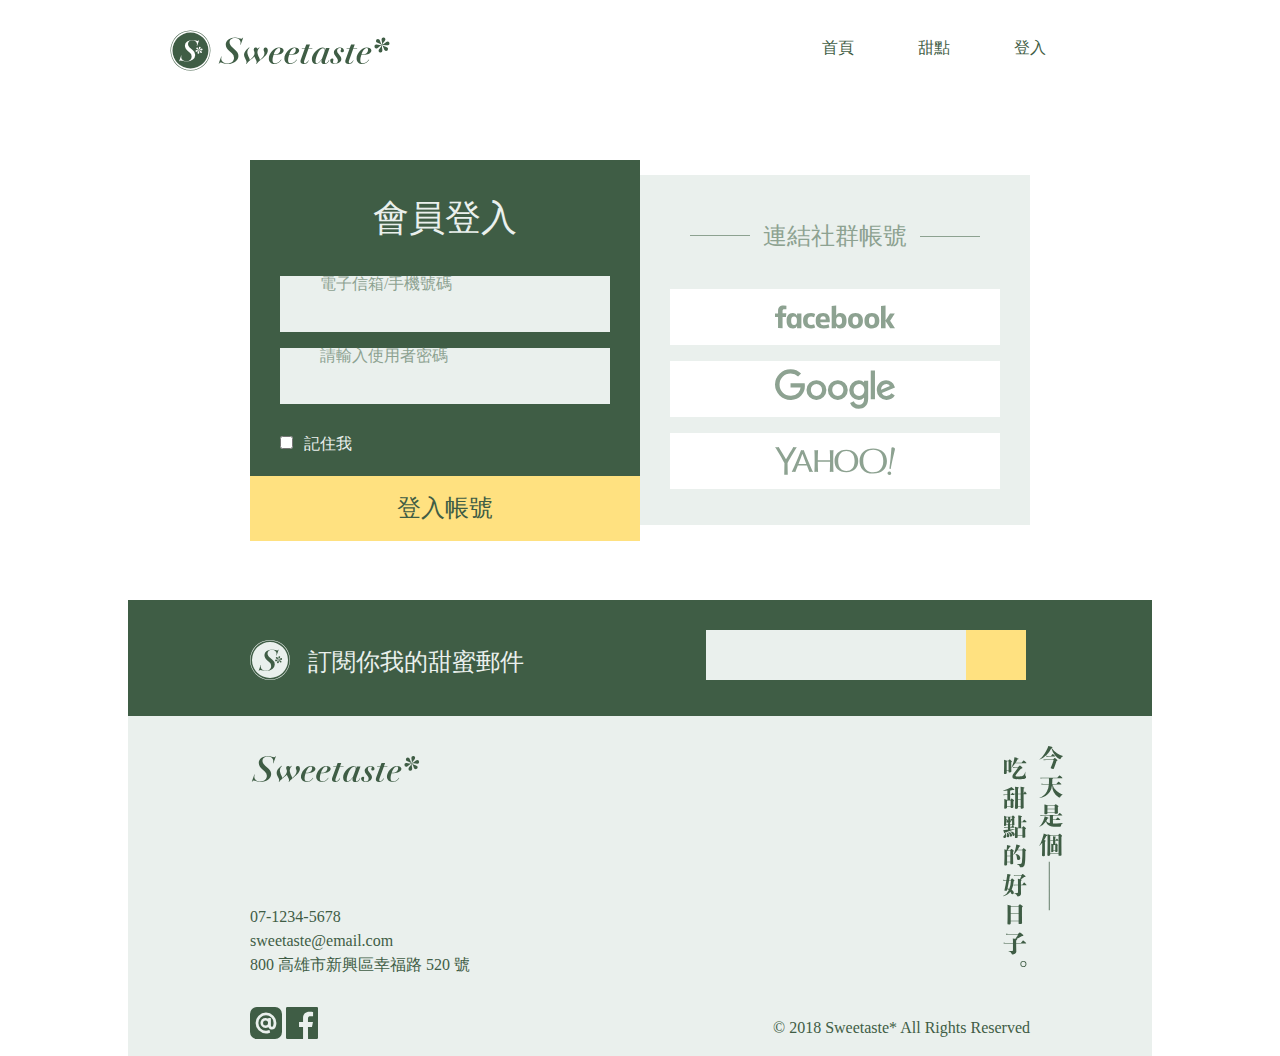
<file: login.html>
<!doctype html>
<html>
<head>
<meta charset="UTF-8">
	<meta name="viewport" content="width=device-width, initial-scale=1">
	<link rel="stylesheet" href="style_3.css">
	<link rel="stylesheet" href="reset.css">
	<link rel="stylesheet" href="https://use.fontawesome.com/releases/v5.3.1/css/all.css" integrity="sha384-mzrmE5qonljUremFsqc01SB46JvROS7bZs3IO2EmfFsd15uHvIt+Y8vEf7N7fWAU" crossorigin="anonymous">
	<script src="js/jquery-3.1.1.min.js"></script>
	<script src="js/all.js"></script>
<title>Untitled Document</title>
<style>
	
</style>

</head>

<body>

<div class="WRAP">
	<!-- menu -->
	<div class="BOX1">
			<div class="MENU">
			<ul>
			<li><a href="index.html">首頁</a></li>
			<li><a href="product.html">甜點</a></li>
			<li><a href="login.html">登入</a></li>
			<li><a href="shoppingcart.html"><i class="fas fa-shopping-cart"></i></a></li>
			</ul>
		</div>	
		<div class="MENUSHOW">
			<ul>
			<li><a href="index.html">首頁</a></li>
			<li><a href="product.html">甜點</a></li>
			<li><a href="login.html">登入</a></li>
			<li><a href="shoppingcart.html"><i class="fas fa-shopping-cart"></i></a></li>
			</ul>
		</div>
		<a href="#" class="showmenu"><i class="fas fa-bars"></i></a>
		 <div class="LOGO"></div>
		
		
	</div>
	
	<!-- content01-->
	<div class="LOGIN">
		<ul class="member">
			<h1> 會員登入</h1>
			<ul class="member_link_show">
			
			<li><img src="images/ic-facebook-logotype.svg"></li><li><img src="images/ic-google.svg"></li><li><img src="images/ic-yahoo.svg"></li>
		</ul>
			<li ><i class="fas fa-user"></i>電子信箱/手機號碼</li>
			<li class="flex-item"><i class="fas fa-key"></i>請輸入使用者密碼</li>
			<input type="checkbox" name=""><span>記住我</span>
			<h2>登入帳號</h2>
		</ul>
		
		<ul class="member_link">
			<h1><span class="line_l"></span><p>連結社群帳號</p><span class="line_r"></span></h1>
			<li><img src="images/ic-facebook-logotype.svg"></li><li><img src="images/ic-google.svg"></li><li><img src="images/ic-yahoo.svg"></li>
		</ul>

	</div>


	<!-- content02 -->
		


	<!-- content03 -->
		


		<!-- content04 -->

		<div class="CONTENT4">
			<div class="SUBTITLE">
			<img src="images/logo-light.svg"><p>訂閱你我的甜蜜郵件</p>
			</div>
			
			<div class="ORDER">
					<ul>
						<li class="LEFT"><i class="fas fa-envelope"></i><div class="RIGHT"><i class="fas fa-arrow-right"></i></div></li>
					</ul>
			</div>
		</div>

		<!-- footer -->
		<div class="FOOTER">
			<div class="LEFTPART">
				<img src="images/logotype-lg-dark.svg" class="FOOTERLOGO" style="width: 171px; height: 26px">
				<p>07-1234-5678<br>sweetaste@email.com<br>800 高雄市新興區幸福路 520 號</p>
				<ul class="MEDIA">
					<li><img src="images/ic-line@.svg" style="width: 32px;height: 32px;"></li>
					<li><img src="images/ic-facebook.svg" style="width: 32px;height: 32px;"></li>
				</ul>
			</div>
			<div class="RIGHTPART">
				<img src="images/sm-04.svg">
				<p>© 2018 Sweetaste* All Rights Reserved</p>

			</div>
		</div>

</div>


</body>
</html>
</file>
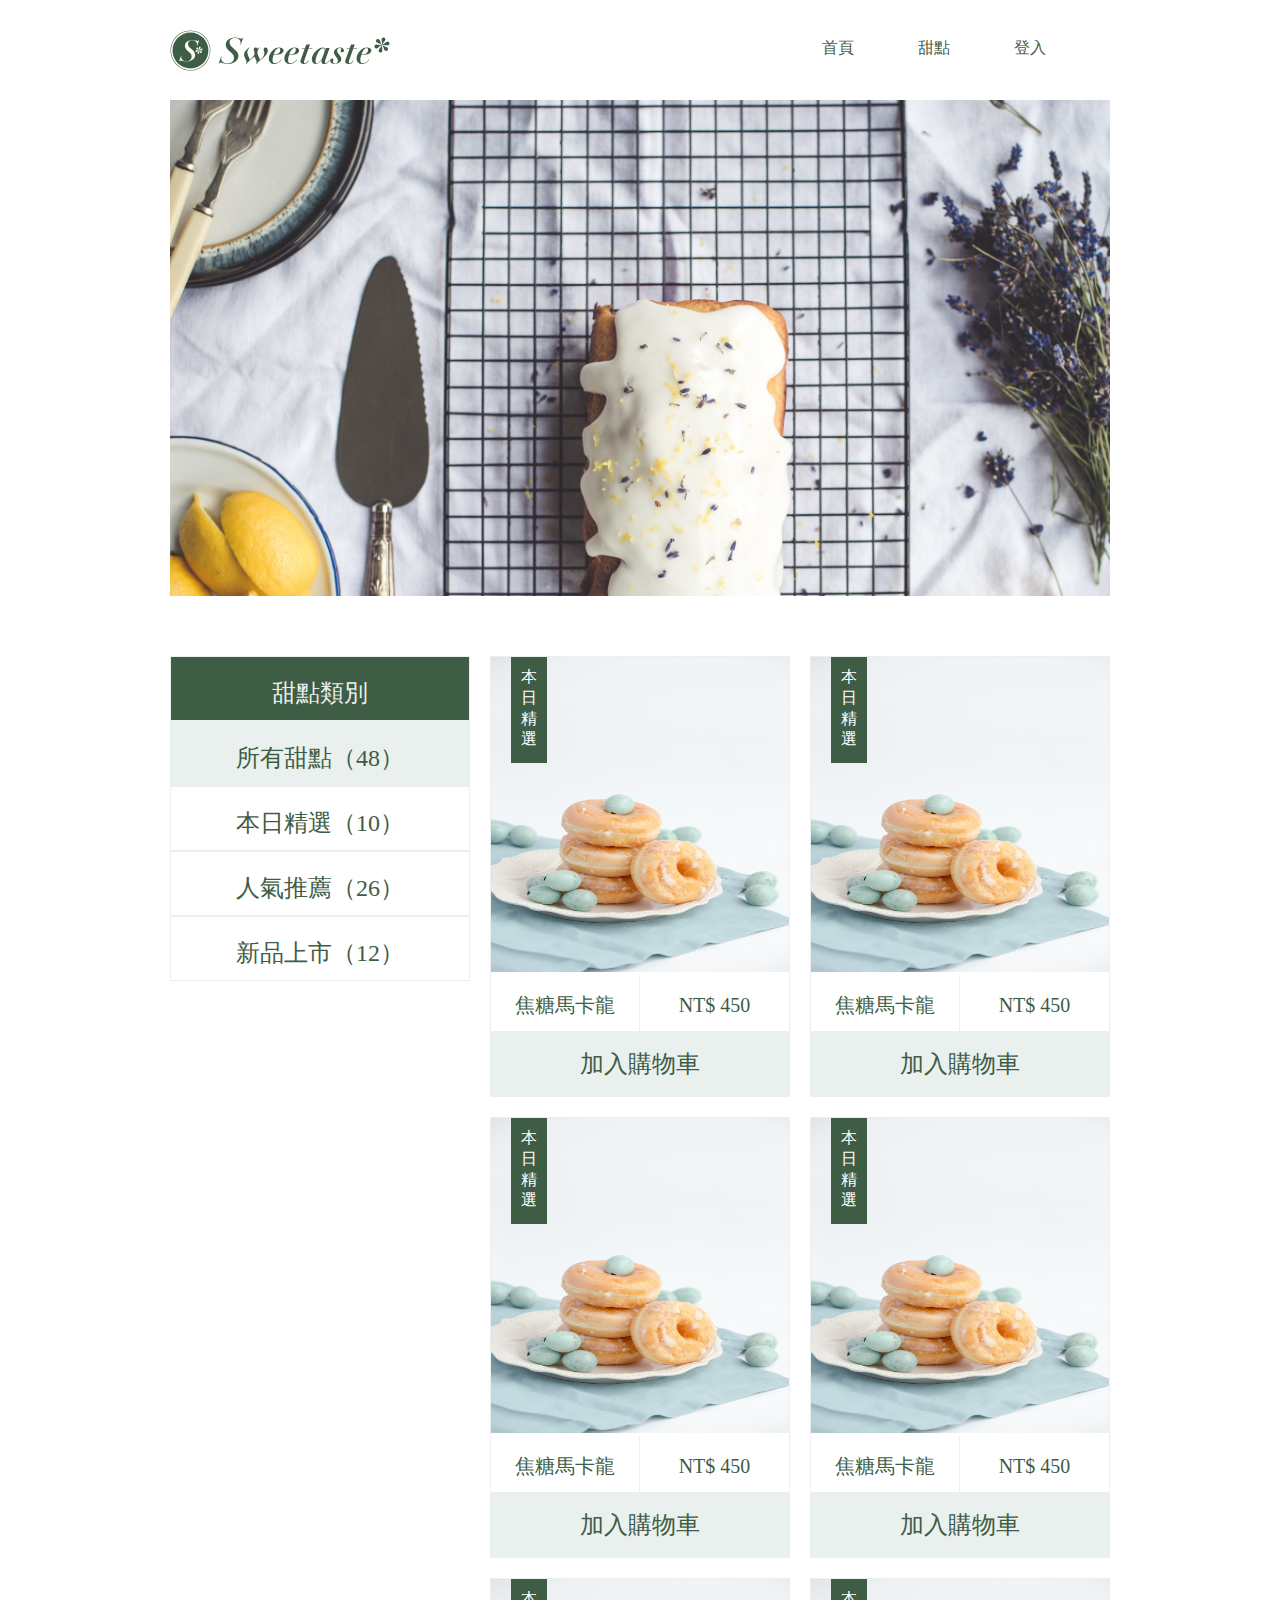
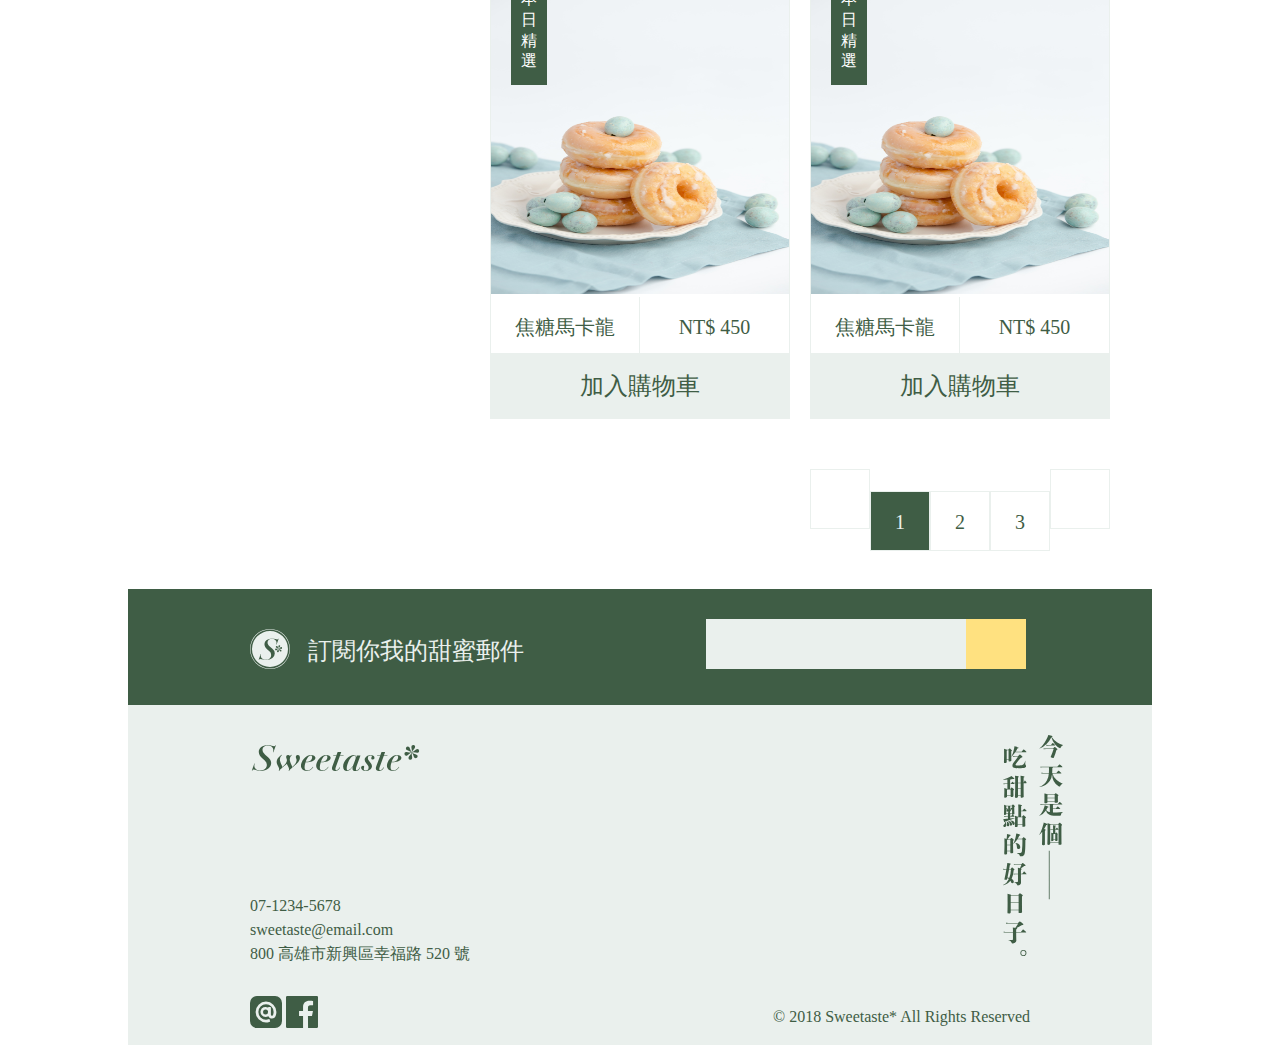
<file: product.html>
<!doctype html>
<html>
<head>
<meta charset="UTF-8">
	<meta name="viewport" content="width=device-width, initial-scale=1">
	<link rel="stylesheet" href="style_2.css">
	<link rel="stylesheet" href="reset.css">
	<link rel="stylesheet" href="https://use.fontawesome.com/releases/v5.3.1/css/all.css" integrity="sha384-mzrmE5qonljUremFsqc01SB46JvROS7bZs3IO2EmfFsd15uHvIt+Y8vEf7N7fWAU" crossorigin="anonymous">
	<script src="js/jquery-3.1.1.min.js"></script>
	<script src="js/all.js"></script>
<title>Untitled Document</title>
<style>
	
</style>

</head>

<body>

<div class="WRAP">
	<!-- menu -->
	<div class="BOX1">
			<div class="MENU">
			<ul>
			<li><a href="index.html">首頁</a></li>
			<li><a href="product.html">甜點</a></li>
			<li><a href="login.html">登入</a></li>
			<li><a href="shoppingcart.html"><i class="fas fa-shopping-cart"></i></a></li>
			</ul>
		</div>	
		<div class="MENUSHOW">
			<ul>
			<li><a href="index.html">首頁</a></li>
			<li><a href="product.html">甜點</a></li>
			<li><a href="login.html">登入</a></li>
			<li><a href="shoppingcart.html"><i class="fas fa-shopping-cart"></i></a></li>
			</ul>
		</div>
		<a href="#" class="showmenu"><i class="fas fa-bars"></i></a>
		 <div class="LOGO"></div>
		
		
	</div>
	
	<!-- content01-->
		<div class="BOX2">
			<img src="images/01.jpg"  style="background-size: auto;">
		</div>
		
		

	<!-- content02 -->
		
	<!-- content03 -->
		<div class="PRODUCT">
				
				<ul class="produce_R">
					<li style="background-color: #3F5D45;color: #EAF0ED;"><a href="">甜點類別</a></li>
					<li style="background-color: #EAF0ED;"><a href="" style="color: #3F5D45;">所有甜點（48）</a></li>
					<li><a href="" style="color: #3F5D45;">本日精選（10）</a></li>
					<li><a href="" style="color: #3F5D45;">人氣推薦（26）</a></li>
					<li><a href="" style="color: #3F5D45;">新品上市（12）</a></li>
				</ul>

				<ul class="produce_L" >
					
					<li>
						<p class="tag"><a href="">本日精選</a></p>
						<p><i class="far fa-heart"></i></p>
						<img src="images/04.jpg">
						<p class="title">焦糖馬卡龍</p>
						<p class="price">NT$ 450</p>
						<P class="add"><a href="">加入購物車</a></P></li><li>
						<p class="tag"><a href="">本日精選</a></p>
						<p><i class="far fa-heart"></i></p>
						<img src="images/04.jpg">
						<p class="title">焦糖馬卡龍</p>
						<p class="price">NT$ 450</p>
						<P class="add"><a href="">加入購物車</a></P>	
						
					</li>

					<li>
						<p class="tag"><a href="">本日精選</a></p>
						<p><i class="far fa-heart"></i></p>
						<img src="images/04.jpg">
						<p class="title">焦糖馬卡龍</p>
						<p class="price">NT$ 450</p>
						<P class="add"><a href="">加入購物車</a></P></li><li>
						<p class="tag"><a href="">本日精選</a></p>
						<p><i class="far fa-heart"></i></p>
						<img src="images/04.jpg">
						<p class="title">焦糖馬卡龍</p>
						<p class="price">NT$ 450</p>
						<P class="add"><a href="">加入購物車</a></P>	
						
					</li>

					<li>
						<p class="tag"><a href="">本日精選</a></p>
						<p><i class="far fa-heart"></i></p>
						<img src="images/04.jpg">
						<p class="title">焦糖馬卡龍</p>
						<p class="price">NT$ 450</p>
						<P class="add"><a href="">加入購物車</a></P></li><li>
						<p class="tag"><a href="">本日精選</a></p>
						<p><i class="far fa-heart"></i></p>
						<img src="images/04.jpg">
						<p class="title">焦糖馬卡龍</p>
						<p class="price">NT$ 450</p>
						<P class="add"><a href="">加入購物車</a></P>	
						
					</li>
				</ul>

				<ul class="produce_page">
					<li><i class="fas fa-caret-left"></i></li><li style="background-color: #3F5D45;color: #EAF0ED;">1</li><li>2</li><li>3</li><li><i class="fas fa-caret-right"></i></li>
				</ul>			
		</div>
		<!-- content04 -->

		<div class="CONTENT4">
			<div class="SUBTITLE">
			<img src="images/logo-light.svg"><p>訂閱你我的甜蜜郵件</p>
			</div>
			
			<div class="ORDER">
					<ul>
						<li class="LEFT"><i class="fas fa-envelope"></i><div class="RIGHT"><i class="fas fa-arrow-right"></i></div></li>
					</ul>
			</div>
		</div>

		<!-- footer -->
		<div class="FOOTER">
			<div class="LEFTPART">
				<img src="images/logotype-lg-dark.svg" class="FOOTERLOGO" style="width: 171px; height: 26px">
				<p>07-1234-5678<br>sweetaste@email.com<br>800 高雄市新興區幸福路 520 號</p>
				<ul class="MEDIA">
					<li><img src="images/ic-line@.svg" style="width: 32px;height: 32px;"></li>
					<li><img src="images/ic-facebook.svg" style="width: 32px;height: 32px;"></li>
				</ul>
			</div>
			<div class="RIGHTPART">
				<img src="images/sm-04.svg">
				<p>© 2018 Sweetaste* All Rights Reserved</p>

			</div>
		</div>

</div>


</body>
</html>
</file>
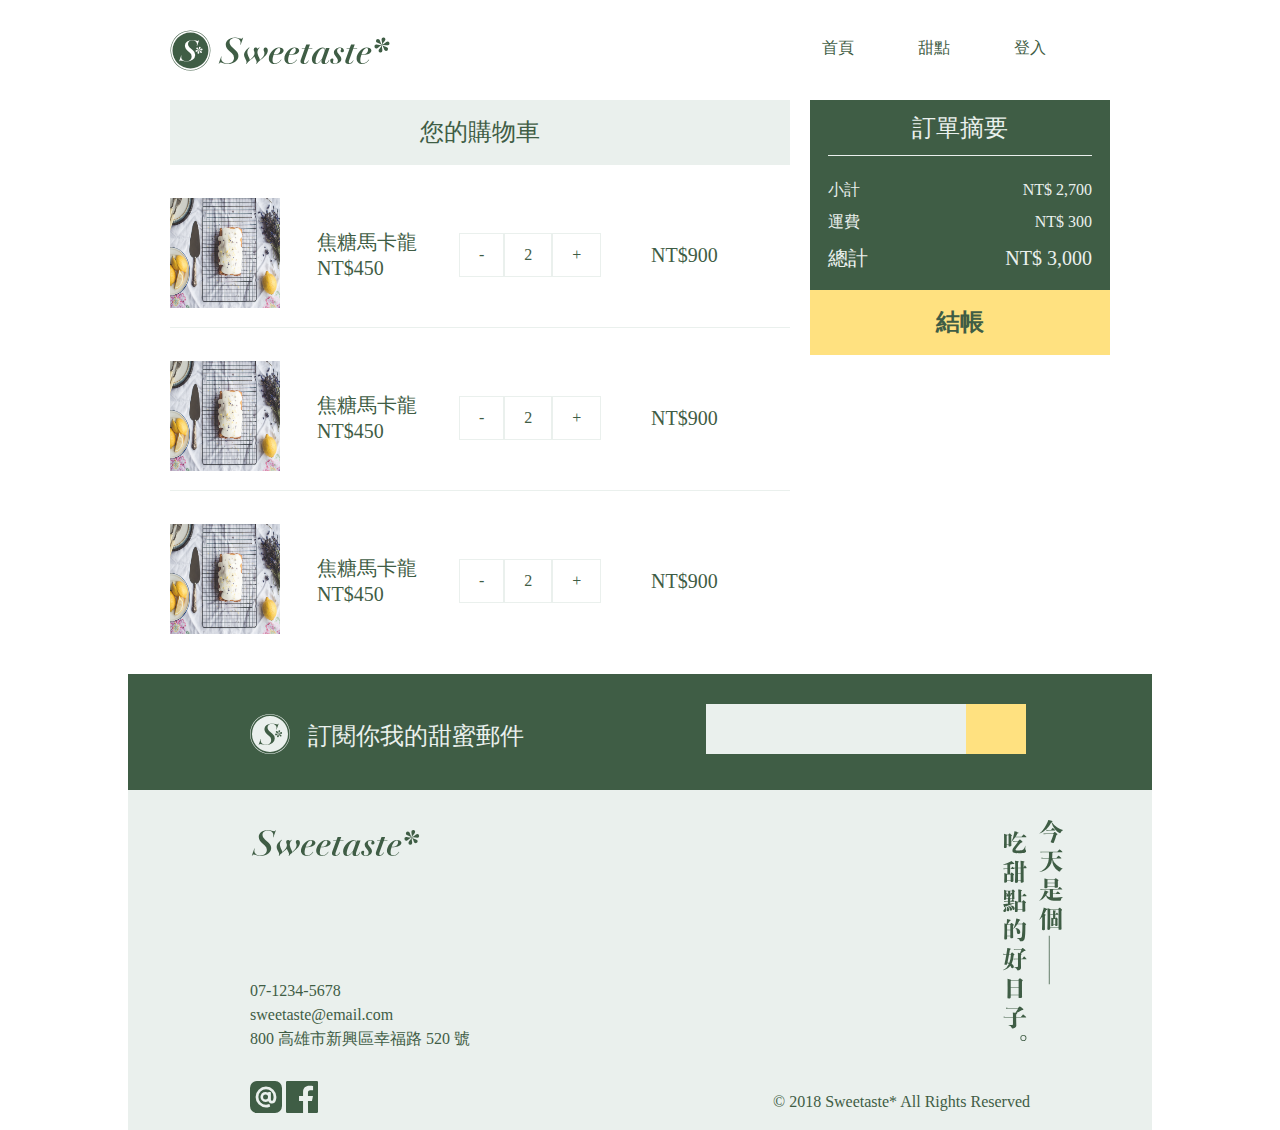
<file: shoppingcart.html>
<!doctype html>
<html>
<head>
<meta charset="UTF-8">
	<meta name="viewport" content="width=device-width, initial-scale=1">
	<link rel="stylesheet" href="style_4.css">
	<link rel="stylesheet" href="reset.css">
	<link rel="stylesheet" href="https://use.fontawesome.com/releases/v5.3.1/css/all.css" integrity="sha384-mzrmE5qonljUremFsqc01SB46JvROS7bZs3IO2EmfFsd15uHvIt+Y8vEf7N7fWAU" crossorigin="anonymous">
	<script src="js/jquery-3.1.1.min.js"></script>
	<script src="js/all.js"></script>
<title>Untitled Document</title>
<style>
	
</style>

</head>

<body>

<div class="WRAP">
	<!-- menu -->
	<div class="BOX1">
			<div class="MENU">
			<ul>
			<li><a href="index.html">首頁</a></li>
			<li><a href="product.html">甜點</a></li>
			<li><a href="login.html">登入</a></li>
			<li><a href="shoppingcart.html"><i class="fas fa-shopping-cart"></i></a></li>
			</ul>
		</div>	
		<div class="MENUSHOW">
			<ul>
			<li><a href="index.html">首頁</a></li>
			<li><a href="product.html">甜點</a></li>
			<li><a href="login.html">登入</a></li>
			<li><a href="shoppingcart.html"><i class="fas fa-shopping-cart"></i></a></li>
			</ul>
		</div>
		<a href="#" class="showmenu"><i class="fas fa-bars"></i></a>
		 <div class="LOGO"></div>
		
		
	</div>
	
	<!-- content01-->
	<div class="SHOPPINGCART">
		<div class="SHOPLIST">
			<div class="title"><h1>您的購物車</h1></div>
			<ul>
				<li class="pdpic"><img src="images/01.jpg"></li>
				<li class="pdname"><p>焦糖馬卡龍 <br>NT$450</p></li>
				<li class="page"><p>-</p><p>2</p><p>+</p></li>
				<li class="price">NT$900</li>
				<li><i class="fas fa-trash-alt" style="font-size: 24px;color: #3F5D45;margin-left: 30px;"></i></li>
			</ul>
			<ul>
				<li class="pdpic"><img src="images/01.jpg"></li>
				<li class="pdname"><p>焦糖馬卡龍 <br>NT$450</p></li>
				<li class="page"><p>-</p><p>2</p><p>+</p></li>
				<li class="price">NT$900</li>
				<li><i class="fas fa-trash-alt" style="font-size: 24px;color: #3F5D45;margin-left: 30px;"></i></li>
			</ul>

			<ul>
				<li class="pdpic"><img src="images/01.jpg"></li>
				<li class="pdname"><p>焦糖馬卡龍 <br>NT$450</p></li>
				<li class="page"><p>-</p><p>2</p><p>+</p></li>
				<li class="price">NT$900</li>
				<li><i class="fas fa-trash-alt" style="font-size: 24px;color: #3F5D45;margin-left: 30px;"></i></li>
			</ul>



		</div>
		
		<div class="ORDERMEMO">
			<h1>訂單摘要</h1>
			<ul class="meno_l">
				<li>小計</li>
				<li>運費</li>
				<li class="TOTO">總計</li>
			</ul>
			<ul class="meno_r">
				<li>NT$ 2,700</li>
				<li>NT$ 300</li>
				<li class="TOTO">NT$ 3,000</li>
			</ul>
			<div class="CHECK">結帳</div>
		</div>
			



	</div>


	<!-- content02 -->
		


	<!-- content03 -->
		


		<!-- content04 -->

		<div class="CONTENT4">
			<div class="SUBTITLE">
			<img src="images/logo-light.svg"><p>訂閱你我的甜蜜郵件</p>
			</div>
			
			<div class="ORDER">
					<ul>
						<li class="LEFT"><i class="fas fa-envelope"></i><div class="RIGHT"><i class="fas fa-arrow-right"></i></div></li>
					</ul>
			</div>
		</div>

		<!-- footer -->
		<div class="FOOTER">
			<div class="LEFTPART">
				<img src="images/logotype-lg-dark.svg" class="FOOTERLOGO" style="width: 171px; height: 26px">
				<p>07-1234-5678<br>sweetaste@email.com<br>800 高雄市新興區幸福路 520 號</p>
				<ul class="MEDIA">
					<li><img src="images/ic-line@.svg" style="width: 32px;height: 32px;"></li>
					<li><img src="images/ic-facebook.svg" style="width: 32px;height: 32px;"></li>
				</ul>
			</div>
			<div class="RIGHTPART">
				<img src="images/sm-04.svg">
				<p>© 2018 Sweetaste* All Rights Reserved</p>

			</div>
		</div>

</div>


</body>
</html>
</file>
<file: style_3.css>
body{
	margin: 0;
	padding: 0;
	font-family: PingFang TC, Semibold,Microsoft JhengHei,Arial;
}

.WRAP{
	display: block;
	width: 1024px;
	margin: 0 auto;
	
}
.BOX1{
	display: block;
	width: 1024px;
	height: 100px;
}
.LOGO{
	float: left;
	margin-top: 30px;
	margin-left: 42px;
	background-image: url(images/logo-all-dark.svg);
	width: 220px;
	height: 60px;
	background-repeat: no-repeat;

}
.MENU ul{
	padding-top: 40px;
	margin-right: 42px;
	float: right;
}

.MENU li{
	display: inline-block;
	padding-left: 60px;
}




.MENU a{
	color: #3F5D45;
	font-size: 16px;
}

/*漢堡條*/
.MENUSHOW{
	display: none;
}
.MENUSHOW ul{
	padding-top: 40px;
	margin-right: 42px;
	float: right;
}

.MENUSHOW li{
	display: inline-block;
	padding-left: 60px;
}


.MENUSHOW{
	
}

.MENUSHOW a{
	color: #3F5D45;
	font-size: 16px;
}

.showmenu{
 display: none;
}

/*漢堡條*/


/*content01*/


.LOGIN {
	display: block;
	width: 780px;
	margin:0 auto;


}

.member{
	display: block;
	float: left;
	width: 390px;
	height: 380px;
	background-color: #3F5D45;
	margin-bottom: 60px;
	margin-top: 60px;
}

.member h1{
	font-size: 36px;
	color: #EAF0ED;
	text-align: center;
	padding-top: 40px;
	padding-bottom: 40px;
}

.member li{
	display: block;
	width: 330px;
	height: 56px;
	background-color: #EAF0ED;
	font-size: 16px;
	color: #8DA291;
	margin-left: 30px;
	margin-bottom: 16px;

}

.member input[type=checkbox]{
	margin-left: 30px;
	margin-top: 16px;

}

.member span{
	color: 16px;
	color: #EAF0ED;
	padding-left: 8px;
}
.member h2{
	display: block;
	width: 390px;
	height: 65px;
	background-color: #FFE180;
	text-align: center;
	color: #3F5D45;
	font-size: 24px;
	padding-top: 20px;
	margin-top: 24px;
}


.member i{
	font-size: 16px;
	color: #3F5D45;
	padding: 18px 20px 18px 20px;
}


.member_link {
	float: right;
	display: block;
	width: 390px;
	height: 350px;
	background-color: #EAF0ED;
	margin-top: 75px;
}

.member_link h1{
	display: block;
	width: 390px;
	height: 54px;
	text-align: center;

}
.member_link p{
	display: block;
	font-size: 24px;
	color: #8DA291;
	line-height: 0px;
	margin-top: 0px;

}

.line_l{
	display: block;
	width: 60px;
	height: 1px;
	background-color: #8DA291;
	text-align: center;
	margin-top: 60px;
	margin-left: 50px;

}
.line_r{
	display: block;
	margin-left: 280px;
	width: 60px;
	height: 1px;
	background-color: #8DA291;
	text-align: center;
}


.member_link li{
	clear: both;
	width: 330px;
	height: 56px;
	background-color: #FFFFFF;
	text-align: center;
	margin-left: 30px;
	margin-bottom: 16px;
}

.member_link img{
	width: 120px;
	height: 56px;
	background-size: cover;
	background-repeat: no-repeat;
}


/*content02*/

/*content3*/


/*content04*/
.CONTENT4{
	clear: both;
	width: 1024px;
	height: 116px;
	background-color: #3F5D45;
}

.SUBTITLE{
	display: block;
	width: 50%;
	float: left;
	margin-top: 40px;
}
.SUBTITLE img{
	float: left;
	width: 40px;
	height: 40px;
	margin-left: 122px;
}
.SUBTITLE p{
	font-size: 24px;
	color: #EAF0ED;
	padding-top: 10px;
	padding-left: 180px;
}
.ORDER{
	display: block;
	width: 50%;
	float: right;
	position: relative;
}

.ORDER li{
	display: inline-block;
	margin-top: 30px;
}
.ORDER ul{
	display: block;
	margin: 0 auto;
	width: 380px;
}

.LEFT{
	display: block;
	width: 320px;
	height: 50px;
	background-color: #EAF0ED;
}
.LEFT i{
	font-size: 20px;
	color: #3F5D45;
	margin-top: 15px;
	margin-left: 20px;
}
.RIGHT{
	display: block;
	float: right;
	margin-left: 100px;
	width: 60px;
	height: 50px;
	font-size: 20px;
	color: #3F5D45;
	background-color:#FFE180;
}
.RIGHT i{
	font-size: 20px;
	color: #3F5D45;
	margin-left: 20px;
}

/*footer*/
.FOOTER{
	clear: both;
	display: block;
	padding-left: 122px;
	width: 1024px;
	height: 340px;
	background-color: #EAF0ED;
}

.LEFTPART{
	float: left;
}
.FOOTERLOGO{
	margin-top: 40px;
}
.LEFTPART p{
	margin-top: 120px;
	font-size: 16px;
	line-height: 1.5em;
	color: #3F5D45;
}
.MEDIA li{
	display: inline-block;
	margin-top: 30px;
}

.RIGHTPART{
	display: block;
	float: right;
	display: block;


}
.RIGHTPART img{
	width: 60px;
	margin-top: 30px;
	margin-left: 230px;

}

.RIGHTPART p{
	margin-right: 122px;
	margin-top: 50px;
	color: #3F5D45;
}

.member_link_show{
	display: none;
}

/*=================rwd============================*/


@media only screen and (max-width:768px)and (min-height: 320px) { 

body{
	margin: 0;
	padding: 0;
}

.WRAP{
	display: block;
	width: 100%;
	margin: 0 auto;
	
}
.BOX1{
	display: block;
	width: 100%;
	height: auto;
}
.LOGO{
	float: none;
	margin: 0 auto;
	margin-top: 30px;
	margin-bottom: 30px;
	background-image: url(images/logotype-sm-dark.svg);
	width: 50%;
	height: 30px;
	background-repeat: no-repeat;

}


.MENU ul{
	padding-top: 0px;
	margin-right: 0px;
	float: none;
}

.MENU li{
	display: none;
	padding-left: 60px;
}

.MENU li:nth-child(4){
	display: block;
	padding-left: 0px;
	float: right;
	margin-top: 10px;
	margin-right: 30px;
	
}


.MENU a{
	color: #3F5D45;
	font-size: 16px;
	
}



/*漢堡條*/
.MENUSHOW{
	display: block;
}
.MENUSHOW ul{
	padding-top: 40px;
	margin-right: 0px;
	float: none;
}

.MENUSHOW li{
	display: block;
	padding-left: 0px;
	 border-bottom: 1px solid #fff;
    line-height: 40px;
    font-size: 15px;
    padding-right: 20px;
    text-align: center;
    background-color:  #FFE180;
}
.MENUSHOW li:hover{
	color: #3F5D45;
}
.MENUSHOW li:nth-child(4){
	display: none;
}

.MENUSHOW{
	 /*隱藏選單開始*/
    max-height: 0px;
    overflow: hidden;
    /*隱藏選單開始*/
    transition:1.3s;
    position: absolute;
    z-index: 100px;
    top: 50px;
    left: 0;
    right: 0;
	
}

.MENUSHOW a{
	text-decoration: none;
	color: #3F5D45;
	font-size: 16px;
}

.showmenu{
 display: block;
 float: left;
 margin-left: 30px;
 margin-top: 10px;
 color: #3F5D45

}

.menu-show .MENUSHOW{
 max-height: 200px
 }

/*漢堡條*/

/*content01*/
.LOGIN {
	display: block;
	width: 100%;
	margin:0 auto;


}

.member{
	display: block;
	float: none;
	width: 100%;
	height: auto;
	background-color: #3F5D45;
	margin-bottom: 0px;
	margin-top: 0px;
}

.member h1{
	display: block;
	font-size: 36px;
	color: #EAF0ED;
	text-align: center;
	padding-top: 40px;
	padding-bottom: 40px;
}

.member li{
	display: block;
	width: 90%;
	height: 56px;
	background-color: #EAF0ED;
	font-size: 16px;
	color: #8DA291;
	margin-left: 0px;
	margin-top: 30px;
	margin-bottom: 16px;
	margin-left: 5%;

}

.member input[type=checkbox]{
	margin-left: 5%;
	margin-top: 16px;

}

.member span{
	color: 16px;
	color: #EAF0ED;
	padding-left: 8px;
}
.member h2{
	display: block;
	width: 100%;
	height: 65px;
	background-color: #FFE180;
	text-align: center;
	color: #3F5D45;
	font-size: 24px;
	padding-top: 20px;
	margin-top: 24px;
}


.member i{
	font-size: 16px;
	color: #3F5D45;
	padding: 18px 20px 18px 20px;
}


.member_link {
	float: none;
	display: none;
	width: 100%;
	height: 0px;
	background-color: #EAF0ED;
	margin-top: 0px;
	text-align: center;
}

.member_link h1{
	display: none;
	width: 100%;
	height: 54px;
	text-align: center;

}
.member_link p{
	display: none;
	font-size: 24px;
	color: #8DA291;
	line-height: 0px;
	margin-top: 0px;

}

.line_l{
	display: none;
	width: 60px;
	height: 1px;
	background-color: #8DA291;
	text-align: center;
	margin-top: 60px;
	margin-left: 0px;

}
.line_r{
	display: none;
	margin-left: 0px;
	width: 60px;
	height: 1px;
	background-color: #8DA291;
	text-align: center;
}


.member_link li{
	display:inline-block;
	clear: both;
	width: 30%;
	height: 56px;
	background-color: #FFFFFF;
	text-align: center;
	margin-left: 0px;
	margin-bottom: 16px;
	border: 1px solid #EAF0ED;
	margin-top: 30px;

}

.member_link img{
	width: 80%;
	height: 56px;
	background-size: cover;
	background-repeat: no-repeat;
}

/*show*/
.member_link_show {
	float: none;
	display: block;
	width: 100%;
	height: 116px;
	background-color: #EAF0ED;
	margin-top: 0px;
	text-align: center;
}



.member_link_show li{
	display:inline-block;
	clear: both;
	width: 30%;
	height: 56px;
	background-color: #FFFFFF;
	text-align: center;
	margin-left: 0px;
	margin-bottom: 16px;
	border: 1px solid #EAF0ED;
	margin-top: 30px;

}

.member_link_show img{
	width: 80%;
	height: 56px;
	background-size: cover;
	background-repeat: no-repeat;
}


/*content02*/

/*content3*/


/*content04*/
.CONTENT4{
	width: 100%;
	height: 156px;
	background-color: #3F5D45;
}

.SUBTITLE{
	display: block;
	width: 90%;
	margin: 0 auto;
	float: none;
	margin-top: 0px;
	padding-top: 20px;
}
.SUBTITLE img{
	float: left;
	width: 40px;
	height: 40px;
	margin-left:30px;
	margin-right: 20px;
}
.SUBTITLE p{
	margin-left: 90px;
	font-size: 20px;
	color: #EAF0ED;
	padding-top: 10px;
	padding-left: 0px;
}
.ORDER{
	display: block;
	width: 99%;
	float: none;
	position: relative;
	

}
.ORDER ul{
	display: block;
	margin: 0 auto;
	width: 100%;
	text-align: center;
}

.ORDER li{
	display: inline-block;
	margin-top: 30px;
}


.LEFT{
	display: block;
	width:90%;
	height: 50px;
	background-color: #EAF0ED;
}
.LEFT i{
	font-size: 20px;
	color: #3F5D45;
	margin-top: 15px;
	margin-left: 0px;
	margin-right: 70%;
}
.RIGHT{
	display: block;
	float: right;
	margin-left: 0px;
	width: 60px;
	height: 50px;
	font-size: 20px;
	color: #3F5D45;
	background-color:#FFE180;
}
.RIGHT i{
	font-size: 20px;
	color: #3F5D45;
	margin-left: 20px;
}

/*footer*/
.FOOTER{
	clear: both;
	display: block;
	padding-left: 5%;
	width: 100%;
	height: 430px;
	background-color: #EAF0ED;
}

.LEFTPART{
	float: none;
}
.FOOTERLOGO{
	margin-top: 40px;
}
.LEFTPART p{
	margin-top: 120px;
	font-size: 16px;
	line-height: 1.5em;
	color: #3F5D45;
}
.MEDIA li{
	display: inline-block;
	margin-top: 30px;
}

.RIGHTPART{
	display: block;
	float: none;



}
.RIGHTPART img{
	display: none;
	width: 60px;
	margin-top: 30px;
	margin-left: 230px;

}

.RIGHTPART p{
	margin-right:0px;
	margin-top: 50px;
	color: #3F5D45;

}

}
</file>
<file: style_2.css>
body{
	margin: 0;
	padding: 0;
	font-family: PingFang TC, Semibold,Microsoft JhengHei,Arial;
}

.WRAP{
	display: block;
	width: 1024px;
	margin: 0 auto;
	
}
.BOX1{
	display: block;
	width: 1024px;
	height: 100px;
}
.LOGO{
	float: left;
	margin-top: 30px;
	margin-left: 42px;
	background-image: url(images/logo-all-dark.svg);
	width: 220px;
	height: 60px;
	background-repeat: no-repeat;

}
.MENU ul{
	padding-top: 40px;
	margin-right: 42px;
	float: right;
}

.MENU li{
	display: inline-block;
	padding-left: 60px;
}




.MENU a{
	color: #3F5D45;
	font-size: 16px;
}

/*漢堡條*/
.MENUSHOW{
	display: none;
}
.MENUSHOW ul{
	padding-top: 40px;
	margin-right: 42px;
	float: right;
}

.MENUSHOW li{
	display: inline-block;
	padding-left: 60px;
}


.MENUSHOW{
	
}

.MENUSHOW a{
	color: #3F5D45;
	font-size: 16px;
}

.showmenu{
 display: none;
}

/*漢堡條*/


/*content01*/
.BOX2{
	
	display: block;
	width: 1024px;
	margin: 0 auto;
	height: 496px;
	overflow: hidden;

}

.BOX2 img{
	display: block;
	width: 940px;
	margin: 0 auto;
	background-image: url(images/01.jpg);
	background-repeat: no-repeat;	
	background-size: cover;
}


/*content02*/

/*content3*/

.PRODUCT{
	display: block;
	position: relative;
	width: 940px;
	margin: 0 auto;
	text-align: center;
	margin-bottom: 60px;
	margin-top: 60px;

}
.produce_R{
		float: left;
}
.produce_R ul{
	display: block;
	width: 300px;
	border: 1px solid #EAF0ED;
}

.produce_R li{
	display: block;
	width: 300px;
	height: 65px;
	border: 1px solid #EAF0ED;
	text-align: center;
}
.produce_R a{
	text-decoration: none;
	font-size: 24px;
	line-height:3em;
	color: #EAF0ED;
}

.produce_L{
	margin-left: 300px;
	display: block;
}
.produce_L ul{
	display: block;
	width: 620px;

}
.produce_L li{
	display: inline-block;
	width: 300px;
	border: 1px solid #EAF0ED;
	margin-left: 20px;
	margin-bottom: 20px;
}

.produce_L img{
	width: 300px;
	height: 315px;
}

.produce_L .title{
	float: left;
	width: 50%;
	height: 56px;
	font-size: 20px;
	color: #3F5D45;
	text-align: center;
	background-color:#FFFFFF;
	line-height: 3em;
	border-right: 1px solid #EAF0ED;
}

.produce_L .price{
	float: right;
	width: 50%;
	height: 56px;
	font-size: 20px;
	color: #3F5D45;
	text-align: center;
	background-color: #FFFFFF;
	line-height: 3em;
}
.produce_L .add{
	width: 100%;
	height: 65px;
	background-color: #EAF0ED;
	font-size: 24px;
	clear: both;
	text-align: center;
	line-height: 2.8em;
}
.produce_L .add a{
	color: #3F5D45;
	font-size: 24px;

}

.produce_L .tag{
	position: absolute;
	background-color: #3F5D45;
	margin-left: 20px;
	padding-top: 10px;
	width: 36px;
	height: 106px;
}
.produce_L .tag a{
	display: block;
	margin: 0 auto;
	width: 24px;
	color: #fff;
	line-height: 1.3em;
}

.produce_L i{
	position: absolute;
	padding-top: 20px;
	padding-left: 110px;
}

.produce_page{
	display: block;
	width: 300px;
	height: 60px;
	float: right;
	margin-top: 30px;
	margin-bottom: 60px;
}

.produce_page ul{
	display: block;

}

.produce_page li{
	display: inline-block;
	width: 60px;
	height: 60px;
	border: 1px solid #EAF0ED;
	text-align: center;
	color: #3F5D45;
	font-size: 20px;
	line-height: 3em;
}

/*content04*/
.CONTENT4{
	clear: both;
	width: 1024px;
	height: 116px;
	background-color: #3F5D45;
}

.SUBTITLE{
	display: block;
	width: 50%;
	float: left;
	margin-top: 40px;
}
.SUBTITLE img{
	float: left;
	width: 40px;
	height: 40px;
	margin-left: 122px;
}
.SUBTITLE p{
	font-size: 24px;
	color: #EAF0ED;
	padding-top: 10px;
	padding-left: 180px;
}
.ORDER{
	display: block;
	width: 50%;
	float: right;
	position: relative;
}

.ORDER li{
	display: inline-block;
	margin-top: 30px;
}
.ORDER ul{
	display: block;
	margin: 0 auto;
	width: 380px;
}

.LEFT{
	display: block;
	width: 320px;
	height: 50px;
	background-color: #EAF0ED;
}
.LEFT i{
	font-size: 20px;
	color: #3F5D45;
	margin-top: 15px;
	margin-left: 20px;
}
.RIGHT{
	display: block;
	float: right;
	margin-left: 100px;
	width: 60px;
	height: 50px;
	font-size: 20px;
	color: #3F5D45;
	background-color:#FFE180;
}
.RIGHT i{
	font-size: 20px;
	color: #3F5D45;
	margin-left: 20px;
}


/*footer*/
.FOOTER{
	clear: both;
	display: block;
	padding-left: 122px;
	width: 1024px;
	height: 340px;
	background-color: #EAF0ED;
}

.LEFTPART{
	float: left;
}
.FOOTERLOGO{
	margin-top: 40px;
}
.LEFTPART p{
	margin-top: 120px;
	font-size: 16px;
	line-height: 1.5em;
	color: #3F5D45;
}
.MEDIA li{
	display: inline-block;
	margin-top: 30px;
}

.RIGHTPART{
	display: block;
	float: right;
	display: block;


}
.RIGHTPART img{
	width: 60px;
	margin-top: 30px;
	margin-left: 230px;

}

.RIGHTPART p{
	margin-right: 122px;
	margin-top: 50px;
	color: #3F5D45;
}


/*=================rwd============================*/


@media only screen and (max-width: 768px){ 

body{
	margin: 0;
	padding: 0;
}

.WRAP{
	display: block;
	width: 100%;
	margin: 0 auto;
	
}
.BOX1{
	display: block;
	width: 100%;
	height: auto;
}
.LOGO{
	float: none;
	margin: 0 auto;
	margin-top: 30px;
	margin-bottom: 30px;
	background-image: url(images/logotype-sm-dark.svg);
	width: 50%;
	height: 30px;
	background-repeat: no-repeat;

}


.MENU ul{
	padding-top: 0px;
	margin-right: 0px;
	float: none;
}

.MENU li{
	display: none;
	padding-left: 60px;
}

.MENU li:nth-child(4){
	display: block;
	padding-left: 0px;
	float: right;
	margin-top: 10px;
	margin-right: 30px;
	
}


.MENU a{
	color: #3F5D45;
	font-size: 16px;
	
}



/*漢堡條*/
.MENUSHOW{
	display: block;
}
.MENUSHOW ul{
	padding-top: 40px;
	margin-right: 0px;
	float: none;
}

.MENUSHOW li{
	display: block;
	padding-left: 0px;
	 border-bottom: 1px solid #fff;
    line-height: 40px;
    font-size: 15px;
    padding-right: 20px;
    text-align: center;
    background-color:  #FFE180;
}
.MENUSHOW li:hover{
	color: #3F5D45;
}
.MENUSHOW li:nth-child(4){
	display: none;
}

.MENUSHOW{
	 /*隱藏選單開始*/
    max-height: 0px;
    overflow: hidden;
    /*隱藏選單開始*/
    transition:1.3s;
    position: absolute;
    z-index: 100px;
    top: 50px;
    left: 0;
    right: 0;
	
}

.MENUSHOW a{
	text-decoration: none;
	color: #3F5D45;
	font-size: 16px;
}

.showmenu{
 display: block;
 float: left;
 margin-left: 30px;
 margin-top: 10px;
 color: #3F5D45

}

.menu-show .MENUSHOW{
 max-height: 200px
 }

/*漢堡條*/

/*content01*/
.BOX2{
	display: block;
	width: 100%;
	margin: 0 auto;
	height: auto;
	overflow: hidden;

}

.BOX2 img{
	display: block;
	width: 100%;
	margin: 0 auto;
	background-image: url(images/01.jpg);
	background-repeat: no-repeat;	
	background-size: cover;
}



/*content02*/

/*content3*/

.PRODUCT{
	display: block;
	position: relative;
	margin: 0 auto;
	width: 100%;
	margin: 0 auto;
	text-align: center;
	margin-bottom: 60px;

}
.produce_R{
		float: none;
}
.produce_R ul{
	display: block;
	width: 100%;
	border: 1px solid #EAF0ED;
}

.produce_R li{
	display: block;
	width: 100%;
	height: 65px;
	border: 1px solid #EAF0ED;
	text-align: center;
}
.produce_R a{
	text-decoration: none;
	font-size: 24px;
	line-height:3em;
	color: #EAF0ED;
}
.produce_L{
	display: block;
	margin-top: 30px;
	margin-left: 0px;

}
.produce_L ul{
	display: block;
	margin: 0 auto;
	width: 100%;

}
.produce_L li{
	display: inline-block;
	width: 315px;
	border: 1px solid #EAF0ED;
	margin-right: 0px;
	margin-left: 0px;
}

.produce_L li:nth-child(2n+1){
	display: none;
	width: 315px;
	border: 1px solid #EAF0ED;
	margin-right: 0px;
}

.produce_L img{
	width: 315px;
	height: 315px;
}

.produce_L .title{
	float: left;
	width: 50%;
	height: 56px;
	font-size: 20px;
	color: #3F5D45;
	text-align: center;
	background-color:#FFFFFF;
	line-height: 3em;
	border-right: 1px solid #EAF0ED;
}

.produce_L .price{
	float: right;
	width: 50%;
	height: 56px;
	font-size: 20px;
	color: #3F5D45;
	text-align: center;
	background-color: #FFFFFF;
	line-height: 3em;
}
.produce_L .add{
	width: 100%;
	height: 65px;
	background-color: #EAF0ED;
	font-size: 24px;
	clear: both;
	text-align: center;
	line-height: 2.8em;
}
.produce_L .add a{
	color: #3F5D45;
	font-size: 24px;

}
.produce_L .tag{
	position: absolute;
	background-color: #3F5D45;
	margin-left: 20px;
	padding-top: 10px;
	width: 36px;
	height: 106px;
}
.produce_L .tag a{
	display: block;
	margin: 0 auto;
	width: 24px;
	color: #fff;
	line-height: 1.3em;
}
.produce_L i{
	position: absolute;
	padding-top: 20px;
	padding-left: 110px;
}

.produce_page{
	display: block;
	width: 100%;
	height: 60px;
	float: none;
	margin-top: 30px;
	margin-bottom: 60px;
}

.produce_page ul{
	display: block;

}


/*content04*/
.CONTENT4{
	width: 100%;
	height: 156px;
	background-color: #3F5D45;
}

.SUBTITLE{
	display: block;
	width: 90%;
	margin: 0 auto;
	float: none;
	margin-top: 0px;
	padding-top: 20px;
}
.SUBTITLE img{
	float: left;
	width: 40px;
	height: 40px;
	margin-left:30px;
	margin-right: 20px;
}
.SUBTITLE p{
	margin-left: 90px;
	font-size: 20px;
	color: #EAF0ED;
	padding-top: 10px;
	padding-left: 0px;
}
.ORDER{
	display: block;
	width: 99%;
	float: none;
	position: relative;
	margin-left: 1%;

}
.ORDER ul{
	display: block;
	margin: 0 auto;
	width: 100%;
	text-align: center;
}

.ORDER li{
	display: inline-block;
	margin-top: 30px;
}


.LEFT{
	display: block;
	width:90%;
	height: 50px;
	background-color: #EAF0ED;
}
.LEFT i{
	font-size: 20px;
	color: #3F5D45;
	margin-top: 15px;
	margin-left: 0px;
	margin-right: 70%;
}
.RIGHT{
	display: block;
	float: right;
	margin-left: 0px;
	width: 60px;
	height: 50px;
	font-size: 20px;
	color: #3F5D45;
	background-color:#FFE180;
}
.RIGHT i{
	font-size: 20px;
	color: #3F5D45;
	margin-left: 20px;
}

/*footer*/
.FOOTER{
	clear: both;
	display: block;
	padding-left: 50px;
	width: 100%;
	height: 430px;
	background-color: #EAF0ED;
}

.LEFTPART{
	float: none;
}
.FOOTERLOGO{
	margin-top: 40px;
}
.LEFTPART p{
	margin-top: 120px;
	font-size: 16px;
	line-height: 1.5em;
	color: #3F5D45;
}
.MEDIA li{
	display: inline-block;
	margin-top: 30px;
}

.RIGHTPART{
	display: block;
	float: none;



}
.RIGHTPART img{
	display: none;
	width: 60px;
	margin-top: 30px;
	margin-left: 230px;

}

.RIGHTPART p{
	margin-right:0px;
	margin-top: 50px;
	color: #3F5D45;

}






}
</file>
<file: style_4.css>
body{
	margin: 0;
	padding: 0;
	font-family: PingFang TC, Semibold,Microsoft JhengHei,Arial;
}
a{
	text-decoration: none;
}

.WRAP{
	display: block;
	width: 1024px;
	margin: 0 auto;
	
}
.BOX1{
	display: block;
	width: 1024px;
	height: 100px;
}
.LOGO{
	float: left;
	margin-top: 30px;
	margin-left: 42px;
	background-image: url(images/logo-all-dark.svg);
	width: 220px;
	height: 60px;
	background-repeat: no-repeat;

}
.MENU ul{
	padding-top: 40px;
	margin-right: 42px;
	float: right;
}

.MENU li{
	display: inline-block;
	padding-left: 60px;
}




.MENU a{
	color: #3F5D45;
	font-size: 16px;
}

/*漢堡條*/
.MENUSHOW{
	display: none;
}
.MENUSHOW ul{
	padding-top: 40px;
	margin-right: 42px;
	float: right;
}

.MENUSHOW li{
	display: inline-block;
	padding-left: 60px;
}


.MENUSHOW{
	
}

.MENUSHOW a{
	color: #3F5D45;
	font-size: 16px;
}

.showmenu{
 display: none;
}

/*漢堡條*/


/*content01*/
.SHOPPINGCART{
	display: block;
	width: 940px;
	margin: 0 auto;
}

.SHOPLIST{
	display: block;
	width: 620px;
	float: left;
}

.title {
	width: 620px;
	height: 65px;
	background-color: #EAF0ED;

}
.title h1{
	font-size: 24px;
	color: #3F5D45;
	text-align: center;
	line-height: 65px;
}

.SHOPLIST ul{
	display: block;
	width: 620px;
	height: 130px;
	margin-top: 33px;
	margin-bottom: 20px;
	border-bottom: 1px solid #EAF0ED;

}
.SHOPLIST ul:nth-child(4){
	border-bottom: none;
}
.SHOPLIST li{
	display: inline-block;
	vertical-align: middle;
}

.pdpic img{
	width: 110px;
	height: 110px;
}

.pdname{
	width: 110px;
	font-size: 20px;
	color:#3F5D45;
	margin-left: 33px;
	margin-right: 28px;
	line-height: 1.3em;
}
.price{
	font-size: 20px;
	color: #3F5D45;
	margin-left: 38px;
}
.page{
	width: 150px;
}
.page p{
	display: inline-block;
	border: 1px solid #EAF0ED;
	font-size: 16px;
	padding:13px 19px 13px 19px;
	color: #3F5D45;
}

.ORDERMEMO{
	display: block;
	margin-left: 640px;
	width: 300px;
	height: 190px;
	background-color: #3F5D45;
}

.ORDERMEMO h1{
	display: block;
	margin: 0 auto;
	width: 264px;
	height: 56px;
	font-size: 24px;
	color: #EAF0ED;
	text-align: center;
	padding-top: 16px;
	border-bottom: 1px solid #EAF0ED;
}

.ORDERMEMO li.TOTO{
	font-size: 20px;
	color: #EAF0ED;
}
.meno_l{
	float: left;
	margin-left: 18px;
	margin-top: 18px;
}
.meno_l li{
	font-size: 16px;
	color: #EAF0ED;
	line-height: 2em;
}


.meno_r{
	float: right;
	margin-right: 18px;
	margin-top: 18px;
}

.meno_r li{
	font-size: 16px;
	color: #EAF0ED;
	line-height: 2em;
	text-align: right;
}
.CHECK{
	display: block;
	width: 300px;
	height: 65px;
	background-color: #FFE180;
	margin-top: 134px;
	font-size: 24px;
	color: #3F5D45;
	text-align: center;
	line-height: 2.7em;
	font-weight: bold;
}

/*content02*/

/*content3*/


/*content04*/
.CONTENT4{
	clear: both;
	width: 1024px;
	height: 116px;
	background-color: #3F5D45;
}

.SUBTITLE{
	display: block;
	width: 50%;
	float: left;
	margin-top: 40px;
}
.SUBTITLE img{
	float: left;
	width: 40px;
	height: 40px;
	margin-left: 122px;
}
.SUBTITLE p{
	font-size: 24px;
	color: #EAF0ED;
	padding-top: 10px;
	padding-left: 180px;
}
.ORDER{
	display: block;
	width: 50%;
	float: right;
	position: relative;
}

.ORDER li{
	display: inline-block;
	margin-top: 30px;
}
.ORDER ul{
	display: block;
	margin: 0 auto;
	width: 380px;
}

.LEFT{
	display: block;
	width: 320px;
	height: 50px;
	background-color: #EAF0ED;
}
.LEFT i{
	font-size: 20px;
	color: #3F5D45;
	margin-top: 15px;
	margin-left: 20px;
}
.RIGHT{
	display: block;
	float: right;
	margin-left: 100px;
	width: 60px;
	height: 50px;
	font-size: 20px;
	color: #3F5D45;
	background-color:#FFE180;
}
.RIGHT i{
	font-size: 20px;
	color: #3F5D45;
	margin-left: 20px;
}

/*footer*/
.FOOTER{
	clear: both;
	display: block;
	padding-left: 122px;
	width: 1024px;
	height: 340px;
	background-color: #EAF0ED;
}

.LEFTPART{
	float: left;
}
.FOOTERLOGO{
	margin-top: 40px;
}
.LEFTPART p{
	margin-top: 120px;
	font-size: 16px;
	line-height: 1.5em;
	color: #3F5D45;
}
.MEDIA li{
	display: inline-block;
	margin-top: 30px;
}

.RIGHTPART{
	display: block;
	float: right;
	display: block;


}
.RIGHTPART img{
	width: 60px;
	margin-top: 30px;
	margin-left: 230px;

}

.RIGHTPART p{
	margin-right: 122px;
	margin-top: 50px;
	color: #3F5D45;
}

.member_link_show{
	display: none;
}

/*=================rwd============================*/


@media only screen and (max-width:768px)and (min-height: 320px) { 

body{
	margin: 0;
	padding: 0;
}

.WRAP{
	display: block;
	width: 100%;
	margin: 0 auto;
	
}
.BOX1{
	display: block;
	width: 100%;
	height: auto;
}
.LOGO{
	float: none;
	margin: 0 auto;
	margin-top: 30px;
	margin-bottom: 30px;
	background-image: url(images/logotype-sm-dark.svg);
	width: 50%;
	height: 30px;
	background-repeat: no-repeat;

}

.MENU ul{
	padding-top: 0px;
	margin-right: 0px;
	float: none;
}

.MENU li{
	display: none;
	padding-left: 60px;
}

.MENU li:nth-child(4){
	display: block;
	padding-left: 0px;
	float: right;
	margin-top: 10px;
	margin-right: 30px;
	
}


.MENU a{
	color: #3F5D45;
	font-size: 16px;
	
}



/*漢堡條*/
.MENUSHOW{
	display: block;
}
.MENUSHOW ul{
	padding-top: 40px;
	margin-right: 0px;
	float: none;
}

.MENUSHOW li{
	display: block;
	padding-left: 0px;
	 border-bottom: 1px solid #fff;
    line-height: 40px;
    font-size: 15px;
    padding-right: 20px;
    text-align: center;
    background-color:  #FFE180;
}
.MENUSHOW li:hover{
	color: #3F5D45;
}
.MENUSHOW li:nth-child(4){
	display: none;
}

.MENUSHOW{
	 /*隱藏選單開始*/
    max-height: 0px;
    overflow: hidden;
    /*隱藏選單開始*/
    transition:1.3s;
    position: absolute;
    z-index: 100px;
    top: 50px;
    left: 0;
    right: 0;
	
}

.MENUSHOW a{
	text-decoration: none;
	color: #3F5D45;
	font-size: 16px;
}

.showmenu{
 display: block;
 float: left;
 margin-left: 30px;
 margin-top: 10px;
 color: #3F5D45

}

.menu-show .MENUSHOW{
 max-height: 200px
 }

/*漢堡條*/



/*content01*/
.SHOPPINGCART{
	display: block;
	width: 100%;
	margin: 0 auto;
}

.SHOPLIST{
	display: block;
	width: 100%;
	float: none;
}

.title {
	width: 100%;
	height: 65px;
	background-color: #EAF0ED;

}
.title h1{
	font-size: 24px;
	color: #3F5D45;
	text-align: center;
	line-height: 65px;
}

.SHOPLIST ul{
	display: block;
	width: 100%;
	height: 150px;
	margin-top: 33px;
	margin-bottom: 70px;
	border-bottom: 1px solid #EAF0ED;
	border-top: 1px solid #EAF0ED;
	padding-top: 30px;


}
.SHOPLIST ul:nth-child(4){
	border-bottom:  1px solid #EAF0ED;;
}
.SHOPLIST li{
	display: inline-block;
	vertical-align: none;
}

.pdpic img{
	width: 157px;
	height: 106px;
	margin-left: 30px;
}

.pdname{
	width: 110px;
	font-size: 20px;
	color:#3F5D45;
	margin-left: 13px;
	margin-right: 0px;
	line-height: 1.3em;
	margin-top: -50px;

}
.price{
	font-size: 20px;
	color: #3F5D45;
	margin-left: 0px;
	float: right;
	margin-right: 30px;
	margin-top: 20px;

}
.page{
	width: 120px;
	margin-left: 202px;
	margin-top: -70px;
}
.page p{
	display: inline-block;
	border: 1px solid #EAF0ED;
	font-size: 16px;
	padding:8px 13px 8px 13px;
	color: #3F5D45;
}
.SHOPLIST li:nth-child(5){
	display: none;
}

.ORDERMEMO{
	display: block;
	margin-left: 0;
	width: 100%;
	height: 250px;
	background-color: #fff;


}

.ORDERMEMO h1{
	display: block;
	margin: 0 auto;
	width: 80%;
	height: 56px;
	font-size: 24px;
	color: #3F5D45;
	text-align: center;
	padding-top: 16px;
	border-bottom: none;
	background-color:  #EAF0ED;

}

.ORDERMEMO p{
	color:  #3F5D45;
}

.ORDERMEMO li.TOTO{
	font-size: 20px;
	color: #3F5D45;
}

.meno_l{
	float: left;
	margin-left: 18px;
	margin-top: 18px;
}
.meno_l li{
	font-size: 16px;
	color: #3F5D45;
	line-height: 2em;
}


.meno_r{
	float: right;
	margin-right: 18px;
	margin-top: 18px;
}

.meno_r li{
	font-size: 16px;
	color: #3F5D45;
	line-height: 2em;
	text-align: right;
}


.CHECK{
	display: block;
	width: 100%;
	height: 65px;
	background-color: #FFE180;
	margin-top: 0px;
	font-size: 24px;
	color: #3F5D45;
	text-align: center;
	line-height: 2.7em;
	font-weight: bold;
	margin-top: 130px;
}
 
/*content02*/

/*content3*/


/*content04*/
.CONTENT4{
	width: 100%;
	height: 156px;
	background-color: #3F5D45;
}

.SUBTITLE{
	display: block;
	width: 90%;
	margin: 0 auto;
	float: none;
	margin-top: 0px;
	padding-top: 20px;
}
.SUBTITLE img{
	float: left;
	width: 40px;
	height: 40px;
	margin-left:30px;
	margin-right: 20px;
}
.SUBTITLE p{
	margin-left: 90px;
	font-size: 20px;
	color: #EAF0ED;
	padding-top: 10px;
	padding-left: 0px;
}
.ORDER{
	display: block;
	width: 99%;
	float: none;
	position: relative;
	
}
.ORDER ul{
	display: block;
	margin: 0 auto;
	width: 100%;
	text-align: center;
}

.ORDER li{
	display: inline-block;
	margin-top: 30px;
}


.LEFT{
	display: block;
	width:90%;
	height: 50px;
	background-color: #EAF0ED;
}
.LEFT i{
	font-size: 20px;
	color: #3F5D45;
	margin-top: 15px;
	margin-left: 0px;
	margin-right: 70%;
}
.RIGHT{
	display: block;
	float: right;
	margin-left: 0px;
	width: 60px;
	height: 50px;
	font-size: 20px;
	color: #3F5D45;
	background-color:#FFE180;
}
.RIGHT i{
	font-size: 20px;
	color: #3F5D45;
	margin-left: 20px;
}

/*footer*/
.FOOTER{
	clear: both;
	display: block;
	padding-left: 5%;
	width: 100%;
	height: 430px;
	background-color: #EAF0ED;
}

.LEFTPART{
	float: none;
}
.FOOTERLOGO{
	margin-top: 40px;
}
.LEFTPART p{
	margin-top: 120px;
	font-size: 16px;
	line-height: 1.5em;
	color: #3F5D45;
}
.MEDIA li{
	display: inline-block;
	margin-top: 30px;
}

.RIGHTPART{
	display: block;
	float: none;



}
.RIGHTPART img{
	display: none;
	width: 60px;
	margin-top: 30px;
	margin-left: 230px;

}

.RIGHTPART p{
	margin-right:0px;
	margin-top: 50px;
	color: #3F5D45;

}

}
</file>
